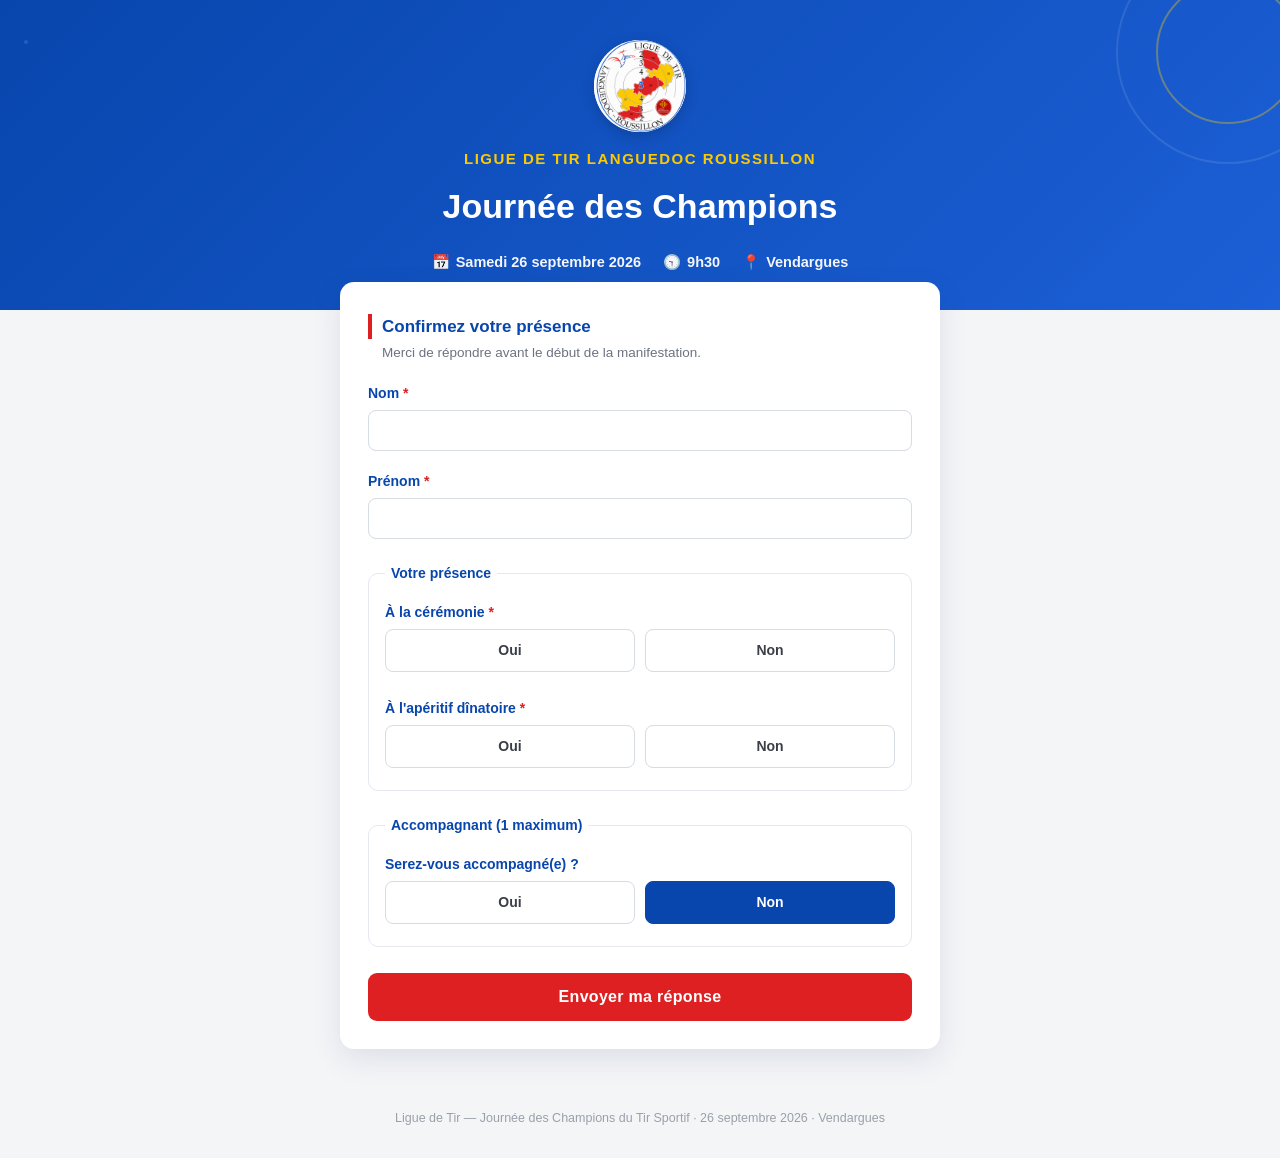
<file: invitation_journee_champions.html>
<!-- VERSION V1.01 — Formulaire Journée des Champions du Tir Sportif — 26/09/2026
     V1.01 : "Ligue de Tir Languedoc Roussillon" (au lieu de "Ligue de Tir Sportif"), texte plus gros
     V1.00 : Corrige erreur de syntaxe JS (parenthèse manquante) + URL Google Sheets intégrée
     1 accompagnant maximum par invité -->
<!DOCTYPE html>
<html lang="fr">
<head>
<meta charset="UTF-8">
<meta name="viewport" content="width=device-width, initial-scale=1.0">
<title>Journée des Champions du Tir Sportif — 26 septembre 2026</title>
<style>
  :root {
    --bleu-ligue: #0846AD;
    --bleu-clair: #1c5fd6;
    --rouge-accent: #DE2022;
    --or-accent: #FDCA00;
    --gris-fond: #f4f5f7;
    --gris-texte: #3a3f47;
    --blanc: #ffffff;
  }

  * { box-sizing: border-box; }

  body {
    margin: 0;
    font-family: 'Segoe UI', 'Helvetica Neue', Arial, sans-serif;
    background: var(--gris-fond);
    color: var(--gris-texte);
    line-height: 1.5;
  }

  /* --- Cibles en filigrane (motif signature) --- */
  .cible-motif {
    position: absolute;
    border-radius: 50%;
    border: 2px solid rgba(255,255,255,0.12);
  }

  header {
    position: relative;
    overflow: hidden;
    background: linear-gradient(135deg, var(--bleu-ligue) 0%, var(--bleu-clair) 100%);
    color: var(--blanc);
    padding: 40px 24px 36px;
    text-align: center;
  }

  header::before {
    content: "";
    position: absolute;
    top: -60px;
    right: -60px;
    width: 220px;
    height: 220px;
    border-radius: 50%;
    border: 2px solid rgba(255,255,255,0.10);
  }
  header::after {
    content: "";
    position: absolute;
    top: -20px;
    right: -20px;
    width: 140px;
    height: 140px;
    border-radius: 50%;
    border: 2px solid var(--or-accent);
    opacity: 0.35;
  }

  .logo-zone {
    width: 92px;
    height: 92px;
    margin: 0 auto 16px;
    border-radius: 50%;
    background: var(--blanc);
    box-shadow: 0 4px 14px rgba(0,0,0,0.18);
    display: flex;
    align-items: center;
    justify-content: center;
    overflow: hidden;
    position: relative;
    z-index: 1;
  }
  .logo-zone img {
    width: 100%;
    height: 100%;
    object-fit: contain;
  }

  .eyebrow {
    text-transform: uppercase;
    letter-spacing: 1.5px;
    font-size: 15px;
    font-weight: 700;
    color: var(--or-accent);
    margin-bottom: 10px;
    position: relative;
    z-index: 1;
  }

  h1 {
    margin: 0 0 14px;
    font-size: clamp(24px, 5vw, 34px);
    font-weight: 700;
    position: relative;
    z-index: 1;
  }

  .infos-event {
    position: relative;
    z-index: 1;
    display: inline-flex;
    flex-wrap: wrap;
    gap: 10px 22px;
    justify-content: center;
    font-size: 14.5px;
    margin-top: 6px;
  }
  .infos-event span {
    display: inline-flex;
    align-items: center;
    gap: 6px;
    opacity: 0.95;
  }
  .infos-event strong { font-weight: 700; }

  main {
    max-width: 640px;
    margin: -28px auto 60px;
    padding: 0 20px;
  }

  .carte {
    background: var(--blanc);
    border-radius: 14px;
    box-shadow: 0 10px 30px rgba(13,44,84,0.10);
    padding: 32px 28px 28px;
    position: relative;
    z-index: 2;
  }

  .carte h2 {
    font-size: 17px;
    color: var(--bleu-ligue);
    margin: 0 0 4px;
    border-left: 4px solid var(--rouge-accent);
    padding-left: 10px;
  }
  .carte .sous-titre {
    font-size: 13.5px;
    color: #6b7280;
    margin: 0 0 20px 14px;
  }

  .champ {
    margin-bottom: 20px;
  }
  label {
    display: block;
    font-weight: 600;
    font-size: 14px;
    margin-bottom: 6px;
    color: var(--bleu-ligue);
  }
  input[type="text"] {
    width: 100%;
    padding: 11px 13px;
    border: 1.5px solid #d7dbe2;
    border-radius: 8px;
    font-size: 15px;
    font-family: inherit;
    transition: border-color 0.15s;
  }
  input[type="text"]:focus {
    outline: none;
    border-color: var(--bleu-clair);
    box-shadow: 0 0 0 3px rgba(28,77,133,0.12);
  }

  .choix-groupe {
    display: flex;
    gap: 10px;
  }
  .choix-btn {
    flex: 1;
    position: relative;
  }
  .choix-btn input {
    position: absolute;
    opacity: 0;
    width: 100%;
    height: 100%;
    margin: 0;
    cursor: pointer;
  }
  .choix-btn .etiquette {
    display: block;
    text-align: center;
    padding: 10px 8px;
    border: 1.5px solid #d7dbe2;
    border-radius: 8px;
    font-size: 14px;
    font-weight: 600;
    color: var(--gris-texte);
    transition: all 0.15s;
    cursor: pointer;
  }
  .choix-btn input:checked + .etiquette {
    background: var(--bleu-ligue);
    border-color: var(--bleu-ligue);
    color: var(--blanc);
  }
  .choix-btn input:focus-visible + .etiquette {
    outline: 2px solid var(--rouge-accent);
    outline-offset: 2px;
  }

  fieldset {
    border: 1.5px solid #e5e8ee;
    border-radius: 10px;
    padding: 18px 16px 16px;
    margin: 24px 0 20px;
  }
  legend {
    font-weight: 700;
    color: var(--bleu-ligue);
    font-size: 14px;
    padding: 0 6px;
  }

  #bloc-accompagnant {
    display: none;
    margin-top: 18px;
    padding-top: 16px;
    border-top: 1px dashed #d7dbe2;
  }
  #bloc-accompagnant.visible { display: block; }

  button[type="submit"] {
    width: 100%;
    padding: 15px;
    background: var(--rouge-accent);
    color: var(--blanc);
    border: none;
    border-radius: 9px;
    font-size: 16px;
    font-weight: 700;
    letter-spacing: 0.3px;
    cursor: pointer;
    transition: background 0.15s, transform 0.1s;
    margin-top: 6px;
  }
  button[type="submit"]:hover { background: #a30d25; }
  button[type="submit"]:active { transform: scale(0.99); }
  button[type="submit"]:disabled { opacity: 0.6; cursor: wait; }

  .obligatoire { color: var(--rouge-accent); }

  #message-etat {
    display: none;
    margin-top: 18px;
    padding: 14px 16px;
    border-radius: 8px;
    font-size: 14.5px;
    font-weight: 600;
    text-align: center;
  }
  #message-etat.succes {
    display: block;
    background: #e7f6ec;
    color: #1c6b39;
    border: 1px solid #b8e2c4;
  }
  #message-etat.erreur {
    display: block;
    background: #fdecec;
    color: #a3242f;
    border: 1px solid #f3bcc0;
  }

  footer {
    text-align: center;
    font-size: 12.5px;
    color: #9aa0aa;
    padding: 0 20px 30px;
  }

  @media (prefers-reduced-motion: reduce) {
    * { transition: none !important; }
  }
</style>
</head>
<body>

<header>
  <div class="cible-motif"></div>
  <div class="logo-zone"><img src="[data-uri]" alt="Logo Ligue de Tir Languedoc-Roussillon"></div>
  <div class="eyebrow">Ligue de Tir Languedoc Roussillon</div>
  <h1>Journée des Champions</h1>
  <div class="infos-event">
    <span>📅 <strong>Samedi 26 septembre 2026</strong></span>
    <span>🕤 <strong>9h30</strong></span>
    <span>📍 <strong>Vendargues</strong></span>
  </div>
</header>

<main>
  <div class="carte">
    <h2>Confirmez votre présence</h2>
    <p class="sous-titre">Merci de répondre avant le début de la manifestation.</p>

    <form id="formulaire-invitation">

      <div class="champ">
        <label for="nom">Nom <span class="obligatoire">*</span></label>
        <input type="text" id="nom" name="nom" required autocomplete="family-name">
      </div>

      <div class="champ">
        <label for="prenom">Prénom <span class="obligatoire">*</span></label>
        <input type="text" id="prenom" name="prenom" required autocomplete="given-name">
      </div>

      <fieldset>
        <legend>Votre présence</legend>

        <div class="champ">
          <label>À la cérémonie <span class="obligatoire">*</span></label>
          <div class="choix-groupe">
            <div class="choix-btn">
              <input type="radio" name="presentCeremonie" id="presCerOui" value="Oui" required>
              <label for="presCerOui" class="etiquette">Oui</label>
            </div>
            <div class="choix-btn">
              <input type="radio" name="presentCeremonie" id="presCerNon" value="Non">
              <label for="presCerNon" class="etiquette">Non</label>
            </div>
          </div>
        </div>

        <div class="champ" style="margin-bottom:0;">
          <label>À l'apéritif dînatoire <span class="obligatoire">*</span></label>
          <div class="choix-groupe">
            <div class="choix-btn">
              <input type="radio" name="presentAperitif" id="presApOui" value="Oui" required>
              <label for="presApOui" class="etiquette">Oui</label>
            </div>
            <div class="choix-btn">
              <input type="radio" name="presentAperitif" id="presApNon" value="Non">
              <label for="presApNon" class="etiquette">Non</label>
            </div>
          </div>
        </div>
      </fieldset>

      <fieldset>
        <legend>Accompagnant (1 maximum)</legend>

        <div class="champ" style="margin-bottom:0;">
          <label>Serez-vous accompagné(e) ?</label>
          <div class="choix-groupe">
            <div class="choix-btn">
              <input type="radio" name="aAccompagnant" id="accOui" value="Oui">
              <label for="accOui" class="etiquette">Oui</label>
            </div>
            <div class="choix-btn">
              <input type="radio" name="aAccompagnant" id="accNon" value="Non" checked>
              <label for="accNon" class="etiquette">Non</label>
            </div>
          </div>
        </div>

        <div id="bloc-accompagnant">
          <div class="champ">
            <label for="nomAccompagnant">Nom et prénom de l'accompagnant</label>
            <input type="text" id="nomAccompagnant" name="nomAccompagnant">
          </div>

          <div class="champ">
            <label>Accompagnant présent à la cérémonie</label>
            <div class="choix-groupe">
              <div class="choix-btn">
                <input type="radio" name="accCeremonie" id="accCerOui" value="Oui">
                <label for="accCerOui" class="etiquette">Oui</label>
              </div>
              <div class="choix-btn">
                <input type="radio" name="accCeremonie" id="accCerNon" value="Non">
                <label for="accCerNon" class="etiquette">Non</label>
              </div>
            </div>
          </div>

          <div class="champ" style="margin-bottom:0;">
            <label>Accompagnant présent à l'apéritif dînatoire</label>
            <div class="choix-groupe">
              <div class="choix-btn">
                <input type="radio" name="accAperitif" id="accApOui" value="Oui">
                <label for="accApOui" class="etiquette">Oui</label>
              </div>
              <div class="choix-btn">
                <input type="radio" name="accAperitif" id="accApNon" value="Non">
                <label for="accApNon" class="etiquette">Non</label>
              </div>
            </div>
          </div>
        </div>
      </fieldset>

      <button type="submit" id="bouton-envoyer">Envoyer ma réponse</button>

      <div id="message-etat"></div>

    </form>
  </div>
</main>

<footer>
  Ligue de Tir — Journée des Champions du Tir Sportif · 26 septembre 2026 · Vendargues
</footer>

<script>
  // ============================================================
  // URL DU WEB APP GOOGLE APPS SCRIPT — À REMPLACER
  // Voir le fichier d'instructions fourni pour l'obtenir.
  // ============================================================
  const URL_GOOGLE_SHEETS = "https://script.google.com/macros/s/AKfycbxPUUfbAcYULRvTEthHME-lKdb18tQLfC11gg1emNWQJNM75ZHQ2uKOWCtI1JKyVDf0/exec";

  const form = document.getElementById('formulaire-invitation');
  const blocAccompagnant = document.getElementById('bloc-accompagnant');
  const radiosAccompagnant = document.querySelectorAll('input[name="aAccompagnant"]');
  const bouton = document.getElementById('bouton-envoyer');
  const messageEtat = document.getElementById('message-etat');

  function toggleBlocAccompagnant() {
    const oui = document.getElementById('accOui').checked;
    blocAccompagnant.classList.toggle('visible', oui);
    // Rend les champs accompagnant non-obligatoires par défaut ;
    // s'il y a un accompagnant, on exige au moins son nom.
    document.getElementById('nomAccompagnant').required = oui;
  }
  radiosAccompagnant.forEach(r => r.addEventListener('change', toggleBlocAccompagnant));
  toggleBlocAccompagnant();

  form.addEventListener('submit', function (e) {
    e.preventDefault();
    messageEtat.className = '';
    messageEtat.textContent = '';

    if (URL_GOOGLE_SHEETS === "COLLER_ICI_URL_DU_WEB_APP") {
      messageEtat.className = 'erreur';
      messageEtat.textContent =
        "Le formulaire n'est pas encore relié au Google Sheets (URL manquante). " +
        "Voir le fichier d'instructions.";
      return;
    }

    const donnees = new FormData(form);
    bouton.disabled = true;
    bouton.textContent = "Envoi en cours…";

    fetch(URL_GOOGLE_SHEETS, {
      method: 'POST',
      mode: 'no-cors',
      body: donnees
    })
    .then(function () {
      messageEtat.className = 'succes';
      messageEtat.textContent = "✓ Merci ! Votre réponse a bien été enregistrée.";
      form.reset();
      toggleBlocAccompagnant();
      bouton.disabled = false;
      bouton.textContent = "Envoyer ma réponse";
    })
    .catch(function () {
      messageEtat.className = 'erreur';
      messageEtat.textContent =
        "Une erreur est survenue lors de l'envoi. Merci de réessayer.";
      bouton.disabled = false;
      bouton.textContent = "Envoyer ma réponse";
    });
  });
</script>

</body>
</html>
</file>
